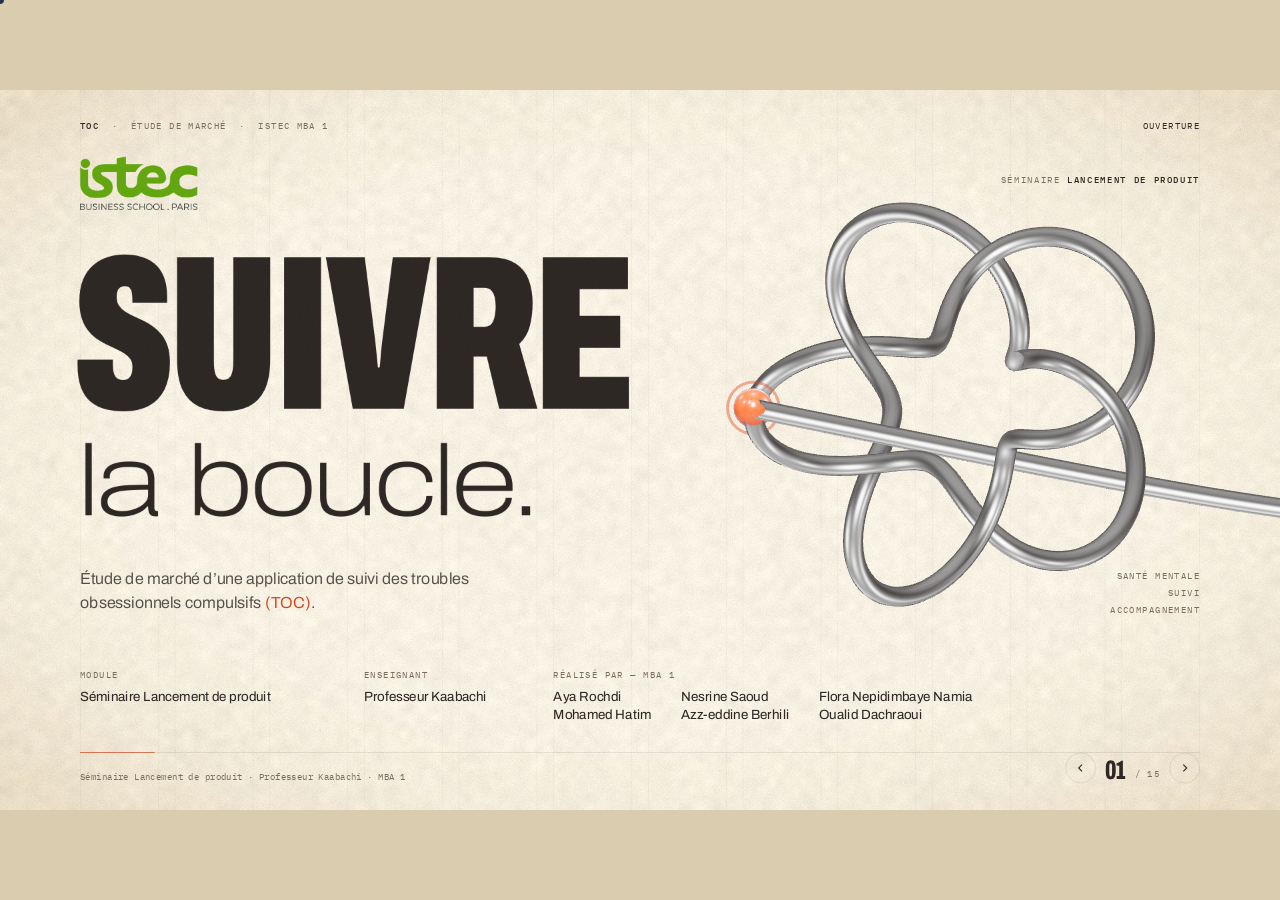
<file: index.html>
<!DOCTYPE html>
<html lang="fr">
<head>
<meta charset="utf-8">
<meta name="viewport" content="width=device-width,initial-scale=1">
<title>Suivre la boucle — Étude de marché TOC · ISTEC</title>
<meta name="description" content="Étude de marché d'une application de suivi des TOC. Séminaire Lancement de produit, ISTEC, MBA 1.">
<meta name="theme-color" content="#EFE6D2">
<link rel="icon" href="data:image/svg+xml,<svg xmlns='http://www.w3.org/2000/svg' viewBox='0 0 32 32'><rect width='32' height='32' rx='6' fill='%232B2622'/><path d='M5 20c5 0 6-11 11-11s4 9-1 9-3-7 3-7 5 5 9 5' fill='none' stroke='%23FBF1D6' stroke-width='2.4' stroke-linecap='round'/><circle cx='27' cy='16' r='2.6' fill='%23D4461F'/></svg>">
<link rel="preload" href="archivo.woff2" as="font" type="font/woff2" crossorigin>
<link rel="stylesheet" href="style.css?v=4">
</head>
<body>
<div id="ld"><i class="bar"></i><div class="lt"><b>Suivre la boucle</b><br>Étude de marché · Application de suivi des TOC</div><div class="ln" id="ldn">000</div></div>
<div id="cur"></div><div id="cur2"></div>

<div id="stage">
  <div class="cols"><i></i><i></i><i></i><i></i><i></i><i></i><i></i><i></i><i></i><i></i><i></i><i></i></div>
  <canvas id="gl"></canvas>

  <div class="hud t">
    <span><b>TOC</b>&nbsp;&nbsp;·&nbsp;&nbsp;Étude de marché&nbsp;&nbsp;·&nbsp;&nbsp;ISTEC MBA 1</span>
    <span id="sec">Ouverture</span>
  </div>

  <!-- 01 COVER -->
  <section class="slide" data-sec="Ouverture" data-src="Séminaire Lancement de produit · Professeur Kaabachi · MBA 1">
    <img class="a" src="logo-istec.png" alt="ISTEC Business School Paris" style="left:120px;top:100px;height:80px" data-f>
    <div class="a kick" style="right:120px;top:126px;text-align:right" data-f>Séminaire <b style="margin:0;color:var(--ink)">Lancement de produit</b></div>
    <h1 class="a cov1 sp" style="left:108px;top:236px">Suivre</h1>
    <div class="a cov2 sp" style="left:116px;top:520px">la boucle.</div>
    <div class="a p" style="left:120px;top:716px;width:700px;font-size:24px" data-f>Étude de marché d’une application de suivi des troubles obsessionnels compulsifs <span class="g">(TOC)</span>.</div>
    <div class="a" style="left:120px;top:868px" data-f><div class="lab" style="margin-bottom:12px">Module</div><div style="font-size:20px;font-weight:420">Séminaire Lancement de produit</div></div>
    <div class="a" style="left:546px;top:868px" data-f><div class="lab" style="margin-bottom:12px">Enseignant</div><div style="font-size:20px;font-weight:420">Professeur Kaabachi</div></div>
    <div class="a" style="left:830px;top:868px" data-f><div class="lab" style="margin-bottom:12px">Réalisé par — MBA 1</div>
      <div class="team"><span>Aya Rochdi</span><span>Nesrine Saoud</span><span>Flora Nepidimbaye Namia</span><span>Mohamed Hatim</span><span>Azz-eddine Berhili</span><span>Oualid Dachraoui</span></div></div>
    <div class="a lab" style="right:120px;top:716px;text-align:right;line-height:1.9" data-f>Santé mentale<br>Suivi<br>Accompagnement</div>
  </section>

  <!-- 02 POPULATION -->
  <section class="slide" data-sec="Population" data-src="Insee, population au 1er janvier 2026 · Ameli, « TOC : définition, formes, causes », juin 2026 · Calcul du groupe">
    <div class="a kick" style="left:120px;top:118px" data-f><b>02</b>Population concernée</div>
    <h2 class="a t1 sp" style="left:116px;top:156px">Combien de personnes ?</h2>
    <div class="a t2 sp" style="left:120px;top:266px">Environ 1,7 M tous âges, <em>1,4 M adultes.</em></div>

    <div class="a" style="left:120px;top:404px"><div class="n" style="font-size:300px"><span data-n="1.73" data-dec="2">1,73</span><u>M</u></div></div>
        <div class="a" style="left:1020px;top:430px"><div class="n g" style="font-size:300px"><span data-n="1.4" data-dec="1">1,4</span><u>M</u></div></div>

    <div class="a" style="left:120px;top:760px;width:700px" data-f><div class="p">personnes avec un TOC, <b>tous âges confondus</b></div><div class="m" style="margin-top:10px">69,08 M d’habitants × 2,5 % (milieu de la fourchette 2 à 3 %)<br>Fourchette : 1,38 M à 2,07 M</div></div>
    <div class="a" style="left:1020px;top:760px;width:760px" data-f><div class="p"><span class="g">≈</span> <b>adultes</b> (18 ans et plus) : la référence marché</div><div class="m" style="margin-top:10px">≈ 55 M d’adultes × 2,5 %<br>(≈ 80 % de la population : à vérifier sur l’Insee)</div></div>

    <div class="a" style="left:120px;top:880px;width:820px" data-f><div class="lab" style="margin-bottom:8px;color:var(--ink)">Pourquoi deux chiffres ?</div><div class="s">Le taux de 2 à 3 % s’applique à toute la population, enfants compris. L’application cible des adultes : la référence marché est ≈ 1,4 M. Le 1,7 M sert à montrer l’ampleur du problème.</div></div>
    <div class="a" style="left:1020px;top:892px" data-f><div class="ticks" id="ticks"></div><div class="m" style="margin-top:10px">2,5 % = une personne sur quarante</div></div>
  </section>

  <!-- 03 MARKET -->
  <section class="slide" data-sec="Taille de marché" data-src="IMARC Group 2025-2034 : projection d’un cabinet d’études, non vérifiée de façon indépendante ; 2026-2033 = extrapolation du groupe.">
    <div class="a kick" style="left:120px;top:118px" data-f><b>03</b>Taille de marché</div>
    <h2 class="a t1 sp" style="left:116px;top:156px">270 M$ et 103 M€</h2>
    <div class="a t2 sp" style="left:120px;top:266px">deux notions <em>différentes.</em></div>

    <div class="a" style="left:230px;top:560px;width:500px;text-align:center"><div class="lab" style="margin-bottom:16px" data-f>Marché actuel</div><div class="n" style="font-size:170px"><span data-n="270" data-dec="0">270</span><u>M$</u></div></div>
    <div class="a s" style="left:200px;top:920px;width:560px;text-align:center" data-f>CA de <b>toutes</b> les apps de santé mentale en France en 2025 (IMARC).</div>
    <div class="a" style="left:890px;top:640px;width:320px;text-align:center"><div class="lab" style="margin-bottom:12px" data-f>Plafond théorique</div><div class="n" style="font-size:96px"><span data-n="103" data-dec="0">103</span><u>M€</u></div></div>
    <div class="a s" style="left:860px;top:900px;width:380px;text-align:center" data-f>Tous les patients TOC payant 59,88 € par an. <b>Pas un marché existant.</b></div>

    <div class="a" style="left:1398px;top:400px;width:402px" data-f>
      <div class="lab g" style="margin-bottom:16px">Un point de vigilance</div>
      <div class="s" style="margin-bottom:26px">Le SAM de <b>26,4 M€</b> (≈ 30 M$) représenterait environ <b>11 %</b> de tout le marché français des apps de santé mentale, pour un seul trouble.</div>
      <div style="display:flex;gap:40px">
        <div><div class="sq" id="sq11"></div><div class="m" style="margin-top:12px">SAM · 11 %<br><span style="color:var(--ink)">peu plausible</span></div></div>
        <div><div class="sq" id="sq02"></div><div class="m" style="margin-top:12px">SOM · 0,53 M€<br><span class="g">≈ 0,2 % · crédible</span></div></div>
      </div>
      <div class="s" style="margin-top:24px">Nous le présentons comme un <b>potentiel</b>, pas comme un marché existant.</div>
    </div>
  </section>

  <!-- 04 SAM -->
  <section class="slide" data-sec="SAM" data-src="IFOP pour Fondation AESIO, oct. 2025 · Arcep 2026 (91 %) · Scénarios bas et haut : hypothèses du groupe.">
    <div class="a kick" style="left:120px;top:118px" data-f><b>04</b>SAM · marché adressable</div>
    <h2 class="a t1 sp" style="left:116px;top:156px">Trois scénarios</h2>
    <div class="a t2 sp" style="left:120px;top:266px">plutôt qu’un <em>seul chiffre.</em></div>

    <div class="a" style="left:120px;top:430px;width:620px">
      <div class="lab" style="color:var(--ink);margin-bottom:14px" data-f>Comment lire</div>
      <div class="p" data-f>Le <b>28 %</b> est le taux de personnes en détresse qui consultent (IFOP) : une approximation de la part des patients TOC suivis.</div>
      <div data-f style="margin-top:36px;padding:24px 0;border-top:1px solid var(--ink4);border-bottom:1px solid var(--ink4)">
        <div style="font-weight:500;font-variation-settings:'wdth' 75;font-size:46px;letter-spacing:-.02em;line-height:1.05">SAM = 1,73 M × % suivis × 91 %</div>
        <div class="m" style="margin-top:8px">91 % = part des Français équipés d’un smartphone</div>
      </div>
      <div class="p" style="margin-top:26px" data-f>Le scénario central, <b class="g">≈ 441 000</b>, reste notre base de calcul.</div>
    </div>
    <div class="a lab" style="left:900px;top:352px" data-f>SAM selon la part de patients suivis</div>
    <div class="a" style="left:900px;top:568px;width:220px;text-align:center"><div class="n" style="font-size:62px"><span data-n="315000" data-dec="0">315 000</span></div></div>
    <div class="a" style="left:1200px;top:466px;width:220px;text-align:center"><div class="n g" style="font-size:74px"><span data-n="441000" data-dec="0">441 000</span></div></div>
    <div class="a" style="left:1500px;top:432px;width:220px;text-align:center;display:none"></div>
    <div class="a" style="left:1500px;top:334px;width:220px;text-align:center"><div class="n" style="font-size:62px"><span data-n="630000" data-dec="0">630 000</span></div></div>
    <div class="a m" style="left:900px;top:922px;width:220px;text-align:center" data-f><span style="color:var(--ink)">Bas</span> · 20 % suivis</div>
    <div class="a m" style="left:1200px;top:922px;width:220px;text-align:center" data-f><span class="g">Central</span> · 28 % suivis</div>
    <div class="a m" style="left:1500px;top:922px;width:220px;text-align:center" data-f><span style="color:var(--ink)">Haut</span> · 40 % suivis</div>
  </section>

  <!-- 05 SOM -->
  <section class="slide" data-sec="SOM" data-src="Calculs du groupe : prix 59,88 € par an (4,99 € par mois). Taux de conversion : hypothèses non sourcées.">
    <div class="a kick" style="left:120px;top:118px" data-f><b>05</b>SOM · part conquise</div>
    <h2 class="a t1" style="left:116px;top:156px"><span class="sp">SOM :</span> <span class="strike sp" id="strike">8 800 abonnés payants</span></h2>
    <div class="a t2 sp" style="left:120px;top:266px">ne tiennent pas <em>en freemium.</em></div>

    <div class="a" style="left:120px;top:420px;width:760px">
      <div style="display:grid;grid-template-columns:150px 260px 1fr;padding-bottom:12px" data-f><div class="lab">Conversion</div><div class="lab">Utilisateurs nécessaires</div><div class="lab">Part du SAM</div></div>
      <div class="rows">
        <div style="display:grid;grid-template-columns:150px 260px 1fr;align-items:center;height:100px" data-f><div class="n" style="font-size:64px">5 %</div><div class="n" style="font-size:50px;font-weight:500;font-variation-settings:'wdth' 75">176 000</div><div><div class="track"><i data-w=".40"></i></div><div class="m" style="margin-top:8px">40 %</div></div></div>
        <div style="display:grid;grid-template-columns:150px 260px 1fr;align-items:center;height:100px" data-f><div class="n" style="font-size:64px">10 %</div><div class="n" style="font-size:50px;font-weight:500;font-variation-settings:'wdth' 75">88 000</div><div><div class="track"><i data-w=".20"></i></div><div class="m" style="margin-top:8px">20 %</div></div></div>
        <div style="display:grid;grid-template-columns:150px 260px 1fr;align-items:center;height:100px" data-f><div class="n" style="font-size:64px">20 %</div><div class="n" style="font-size:50px;font-weight:500;font-variation-settings:'wdth' 75">44 000</div><div><div class="track"><i data-w=".10"></i></div><div class="m" style="margin-top:8px">10 %</div></div></div>
      </div>
      <div class="p" style="margin-top:30px" data-f>Pour 8 800 abonnés payants sur une base SAM de 440 000, il faudrait 44 000 à 176 000 utilisateurs. <b>L’objectif actuel est donc irréaliste.</b></div>
    </div>

    <div class="a lab gold" style="left:1000px;top:346px;width:780px;text-align:center" data-f>Nouveau SOM à 3 ans</div>
    <div class="a" style="left:1000px;top:404px;width:780px;text-align:center" data-f><div class="m">Base · SAM</div><div class="n" style="font-size:60px;font-weight:500;font-variation-settings:'wdth' 75">440 000</div></div>
    <div class="a" style="left:1050px;top:550px;width:680px;text-align:center" data-f><div class="n" style="font-size:74px"><span data-n="8800" data-dec="0">8 800</span> <span style="font-size:.42em;font-weight:500;font-variation-settings:'wdth' 100">utilisateurs actifs</span></div><div class="m" style="margin-top:6px">= 2 % du SAM</div></div>
    <div class="a" style="left:1090px;top:684px;width:600px;text-align:center" data-f><div class="n g" style="font-size:66px">1 760 – 2 640</div><div class="m" style="margin-top:6px">abonnés payants · 20 à 30 % via prescription<br>(hypothèse à tester au pilote)</div></div>
    <div class="a" style="left:1140px;top:826px;width:500px;text-align:center" data-f><div class="n" style="font-size:56px">105 – 158 k€</div><div class="m" style="margin-top:4px;font-size:13.5px">CA annuel · ≈ 90 à 134 k€ après stores (15 %)</div></div>
  </section>

  <!-- 06 MODEL -->
  <section class="slide" data-sec="Modèle économique" data-src="Toutes les valeurs sont des hypothèses du groupe ; aucune n’est sourcée à ce stade. Les coûts doivent être remplacés par des devis réels.">
    <div class="a kick" style="left:120px;top:118px" data-f><b>06</b>Modèle économique</div>
    <h2 class="a t1 sp" style="left:116px;top:156px">Ce qu’on sait,</h2>
    <div class="a t2 sp" style="left:120px;top:266px">ce qu’on doit <em>mesurer.</em></div>

    <div class="a n" style="left:140px;top:452px;width:44px;text-align:center;font-size:42px" data-f>1</div>
    <div class="a n" style="left:700px;top:452px;width:44px;text-align:center;font-size:42px" data-f>2</div>
    <div class="a n" style="left:1260px;top:452px;width:44px;text-align:center;font-size:42px" data-f>3</div>
    <div class="a" style="left:232px;top:446px;font-size:36px;font-weight:600;font-variation-settings:'wdth' 112;letter-spacing:-.02em" data-f>Revenus</div>
    <div class="a" style="left:792px;top:446px;font-size:36px;font-weight:600;font-variation-settings:'wdth' 112;letter-spacing:-.02em" data-f>Coûts <span style="font-weight:250">à chiffrer</span></div>
    <div class="a" style="left:1352px;top:446px;font-size:36px;font-weight:600;font-variation-settings:'wdth' 112;letter-spacing:-.02em" data-f>À mesurer <span style="font-weight:250">au pilote</span></div>

    <div class="a" style="left:120px;top:570px;width:500px">
      <div data-f><div class="n g" style="font-size:150px">4,99<u>€</u></div><div class="m" style="margin:10px 0 28px">par mois · premium patient</div></div>
      <div class="p li" data-i="+" data-f>Licence B2B (mutuelles, employeurs) à partir de l’année 2</div>
      <div class="p li" data-i="+" data-f>Version gratuite pour les non-suivis et les prescripteurs</div>
    </div>
    <div class="a" style="left:680px;top:580px;width:500px">
      <div class="p li" data-i="—" data-f>Développement et maintenance</div>
      <div class="p li" data-i="—" data-f>Hébergement certifié HDS</div>
      <div class="p li" data-i="—" data-f>Avis juridique sur le statut de dispositif médical</div>
      <div class="p li" data-i="—" data-f>Support et commission des stores (15 %)</div>
    </div>
    <div class="a" style="left:1240px;top:580px;width:540px">
      <div class="p li" data-i="?" data-f>Taux de conversion gratuit → payant</div>
      <div class="p li" data-i="?" data-f>Rétention à 8 semaines</div>
      <div class="p li" data-i="?" data-f>Taux de partage des synthèses</div>
      <div class="p li" data-i="?" data-f>Coût d’acquisition (canal soignants)</div>
    </div>
    <div class="a s" style="left:680px;top:900px;width:1100px;color:var(--ink3)" data-f>Toutes ces valeurs sont des hypothèses du groupe. Les coûts doivent être remplacés par des devis réels.</div>
  </section>

  <!-- 07 BREAKEVEN -->
  <section class="slide" data-sec="Seuil de rentabilité" data-src="Calculs du groupe. Hypothèses : coûts fixes de 150 000 € par an, commission des stores de 15 % (programme petites entreprises, à vérifier).">
    <div class="a kick" style="left:120px;top:118px" data-f><b>07</b>Seuil de rentabilité</div>
    <h2 class="a t1 sp" style="left:116px;top:156px">L’exemple ne suffit pas</h2>
    <div class="a t2 sp" style="left:120px;top:266px">objectif <em>vs seuil de rentabilité.</em></div>

    <div class="a" style="left:120px;top:420px;width:680px">
      <div class="lab" style="color:var(--ink)" data-f>Le calcul</div>
      <div class="p" style="margin-top:12px" data-f>Seuil = coûts fixes ÷ revenu net par abonné</div>
      <div style="font-weight:500;font-variation-settings:'wdth' 75;font-size:58px;letter-spacing:-.02em;margin-top:26px" data-f>150 000 € ÷ 50,9 €</div>
      <div class="m" style="margin-top:6px" data-f>50,9 € = 59,88 € − 15 % de commission</div>
      <div class="lab g" style="margin-top:30px" data-f>≈ environ</div>
      <div class="n g" style="font-size:170px;margin-top:6px"><span data-n="2950" data-dec="0">2 950</span></div>
      <div class="p" style="margin-top:10px" data-f>abonnés payants nécessaires. Les 150 000 € sont un <b>exemple illustratif</b>, pas un devis.</div>
    </div>
    <div class="a p" style="left:120px;top:932px;width:700px;color:var(--ink)" data-f>→ À ces chiffres, <b class="g">le B2B ou des coûts réduits</b> deviennent nécessaires.</div>

    <div class="a" style="left:900px;top:626px;width:220px;text-align:center"><div class="n" style="font-size:58px"><span data-n="1760" data-dec="0">1 760</span></div></div>
    <div class="a" style="left:1200px;top:480px;width:220px;text-align:center"><div class="n" style="font-size:58px"><span data-n="2640" data-dec="0">2 640</span></div></div>
    <div class="a" style="left:1520px;top:326px;width:220px;text-align:center"><div class="n g" style="font-size:62px"><span data-n="2947" data-dec="0">2 947</span></div></div>
    <div class="a" id="thr" style="left:880px;top:408px;width:640px;height:0;border-top:2px dashed var(--g);transform-origin:100% 50%"></div>
    <div class="a m g" style="left:1430px;top:418px;font-size:13px" data-f>− 307</div>
    <div class="a m" style="left:900px;top:922px;width:220px;text-align:center" data-f>Scénario bas (20 %)</div>
    <div class="a m" style="left:1200px;top:922px;width:220px;text-align:center" data-f>Scénario haut (30 %)</div>
    <div class="a m g" style="left:1520px;top:922px;width:220px;text-align:center" data-f>Seuil de rentabilité</div>
    <div class="a lab" style="right:120px;top:400px;display:none"></div>
  </section>

  <!-- 08 SOURCES -->
  <section class="slide" data-sec="Contrôle des sources" data-src="Cliquez sur une ligne pour la cocher une fois la source contrôlée.">
    <div class="a kick" style="left:120px;top:118px" data-f><b>08</b>Liste de contrôle</div>
    <h2 class="a t1 sp" style="left:116px;top:156px">Avant le rendu</h2>
    <div class="a t2 sp" style="left:120px;top:266px">sources à contrôler <em>une par une.</em></div>
    <div class="a" style="right:120px;top:250px;text-align:right" data-f><span class="n" style="font-size:96px" id="ckc">0</span><span class="n" style="font-size:40px;color:var(--ink3)"> / 6</span><div class="lab" style="margin-top:8px">contrôlées</div></div>

    <div class="a lab" style="left:200px;top:378px" data-f>Chiffre</div>
    <div class="a lab" style="left:800px;top:378px" data-f>Source</div>
    <div class="a lab" style="left:1220px;top:378px" data-f>Point de vigilance</div>
    <div class="crow" style="top:410px" data-f><svg class="ck" viewBox="0 0 36 36"><path d="M7 19l7 7 16-18"/></svg>
      <div class="a c1" style="left:80px;top:24px;width:560px;font-size:27px;font-weight:420"><b style="font-weight:700">24,7 Md€</b> de coût des troubles psychiques</div>
      <div class="a m" style="left:680px;top:30px">Asterès, via ConsoGlobe</div><div class="a s" style="left:1100px;top:28px;width:560px">Source secondaire, données 2022</div></div>
    <div class="crow" style="top:498px" data-f><svg class="ck" viewBox="0 0 36 36"><path d="M7 19l7 7 16-18"/></svg>
      <div class="a c1" style="left:80px;top:24px;width:560px;font-size:27px;font-weight:420"><b style="font-weight:700">270 M$</b> puis 880 M$ en 2034</div>
      <div class="a m" style="left:680px;top:30px">IMARC</div><div class="a s" style="left:1100px;top:28px;width:560px">Projection d’un cabinet d’études</div></div>
    <div class="crow" style="top:586px" data-f><svg class="ck" viewBox="0 0 36 36"><path d="M7 19l7 7 16-18"/></svg>
      <div class="a c1" style="left:80px;top:24px;width:580px;font-size:27px;font-weight:420"><b style="font-weight:700">28 %</b> des personnes en détresse qui consultent</div>
      <div class="a m" style="left:680px;top:30px">IFOP / AESIO</div><div class="a s" style="left:1100px;top:28px;width:560px">Approximation du taux de patients TOC suivis</div></div>
    <div class="crow" style="top:674px" data-f><svg class="ck" viewBox="0 0 36 36"><path d="M7 19l7 7 16-18"/></svg>
      <div class="a c1" style="left:80px;top:24px;width:560px;font-size:27px;font-weight:420"><b style="font-weight:700">79 M$</b> levés par NOCD</div>
      <div class="a m" style="left:680px;top:30px">BuiltIn, Kaiser Permanente Ventures</div><div class="a s" style="left:1100px;top:28px;width:560px">Additionner les trois levées (12 + 33 + 34)</div></div>
    <div class="crow" style="top:762px" data-f><svg class="ck" viewBox="0 0 36 36"><path d="M7 19l7 7 16-18"/></svg>
      <div class="a c1" style="left:80px;top:24px;width:560px;font-size:27px;font-weight:420">Prix <b style="font-weight:700">Calm, Petit BamBou, Headspace</b></div>
      <div class="a m" style="left:680px;top:30px">Spliiit 2025</div><div class="a s" style="left:1100px;top:28px;width:560px">Hors promotions, à revérifier</div></div>
    <div class="crow" style="top:850px" data-f><svg class="ck" viewBox="0 0 36 36"><path d="M7 19l7 7 16-18"/></svg>
      <div class="a c1" style="left:80px;top:24px;width:560px;font-size:27px;font-weight:420"><b style="font-weight:700">24 700</b> psychologues libéraux</div>
      <div class="a m" style="left:680px;top:30px">ARS CVL, RPPS oct. 2024</div><div class="a s" style="left:1100px;top:28px;width:560px">35 % de 75 000 = 26 250 : à réconcilier</div></div>
  </section>

  <!-- 09 PESTEL -->
  <section class="slide" data-sec="PESTEL" data-src="Étude de marché du groupe · Complément au dossier">
    <div class="a kick" style="left:120px;top:118px" data-f><b>09</b>Environnement externe</div>
    <h2 class="a t1 sp" style="left:116px;top:156px">Analyse PESTEL</h2>
    <div class="a t2 sp" style="left:120px;top:266px">quatre facteurs clés, <em>marché français.</em></div>
    <div class="cell" style="left:120px;top:372px;width:840px" data-f><span class="L g">P</span><div class="nm">Politique</div><div class="s">La santé mentale a été désignée grande cause nationale en 2025, et le numérique en santé est un axe structurant des politiques publiques (Mon espace santé, feuille de route du numérique en santé). Face aux difficultés d’accès aux soins spécialisés, les outils complémentaires sont de plus en plus encouragés.</div><div class="wt">À surveiller : financements publics et critères de référencement.</div></div>
    <div class="cell" style="left:960px;top:372px;width:840px" data-f><span class="L gr">E</span><div class="nm">Économique</div><div class="s">Le prix freemium / premium doit rester accessible. Le modèle dépendra du coût de développement, de la cybersécurité, de l’hébergement et de l’acquisition.</div><div class="wt">Le B2B (mutuelles, employeurs) peut diversifier les revenus.</div></div>
    <div class="cell" style="left:120px;top:681px;width:840px" data-f><span class="L g">S</span><div class="nm">Socioculturel</div><div class="s">Les TOC peuvent être associés à la honte, à l’isolement et à une difficulté à parler des symptômes. Un outil discret peut faciliter l’auto-observation.</div><div class="wt">Attention à ne pas renforcer la recherche de réassurance ou les rituels.</div></div>
    <div class="cell" style="left:960px;top:681px;width:840px" data-f><span class="L gr">L</span><div class="nm">Légal</div><div class="s">Données de santé : RGPD, minimisation, information et sécurité. Selon la finalité revendiquée, le logiciel peut relever du règlement sur les dispositifs médicaux. Hébergement HDS à examiner selon le rôle de l’acteur.</div><div class="wt">Faire qualifier le statut réglementaire avant commercialisation.</div></div>
  </section>

  <!-- 10 COMPETITION -->
  <section class="slide" data-sec="Concurrence" data-src="Étude de marché du groupe · Complément au dossier · Ameli (Mon journal mental)">
    <div class="a kick" style="left:120px;top:118px" data-f><b>10</b>Concurrence</div>
    <h2 class="a t1 sp" style="left:116px;top:156px">Qui est déjà là ?</h2>
    <div class="a t2 sp" style="left:120px;top:266px">apps spécialisées TOC <em>et outils généralistes.</em></div>
    <div class="a lab" style="left:140px;top:352px" data-f>Solution</div><div class="a lab" style="left:500px;top:352px" data-f>Positionnement</div><div class="a lab" style="left:850px;top:352px" data-f>Fonctionnalités visibles</div><div class="a lab" style="left:1330px;top:352px" data-f>Limite / angle distinctif</div>
    <div class="a" style="left:0;top:380px;width:1920px;height:104px" data-f><div class="a" style="left:140px;top:18px;font-size:34px;font-weight:650;font-variation-settings:'wdth' 90;letter-spacing:-.02em">NOCD</div><div class="a" style="left:140px;top:64px"><span class="tag">Directe · internationale</span></div><div class="a s" style="left:500px;top:20px;width:320px">Plateforme de soins spécialisée TOC</div><div class="a s" style="left:850px;top:20px;width:450px">Téléconsultations avec thérapeutes formés à l’ERP, outils et échanges entre séances</div><div class="a s" style="left:1330px;top:20px;width:450px;color:var(--ink)">Centrée sur l’accès aux soins ; modèle et disponibilité en France à vérifier</div></div>
    <div class="a" style="left:0;top:484px;width:1920px;height:104px" data-f><div class="a" style="left:140px;top:18px;font-size:34px;font-weight:650;font-variation-settings:'wdth' 90;letter-spacing:-.02em">Ocetra</div><div class="a" style="left:140px;top:64px"><span class="tag">Directe</span></div><div class="a s" style="left:500px;top:20px;width:320px">Journal de suivi TOC (OCD Tracker Journal)</div><div class="a s" style="left:850px;top:20px;width:450px">Obsessions, compulsions, déclencheurs, anxiété, objectifs ERP, export de journaux</div><div class="a s" style="left:1330px;top:20px;width:450px;color:var(--ink)">Concurrent proche ; se différencier sur l’usage professionnel et le marché français</div></div>
    <div class="a" style="left:0;top:588px;width:1920px;height:104px" data-f><div class="a" style="left:140px;top:18px;font-size:34px;font-weight:650;font-variation-settings:'wdth' 90;letter-spacing:-.02em">ZenOCD</div><div class="a" style="left:140px;top:64px"><span class="tag">Directe</span></div><div class="a s" style="left:500px;top:20px;width:320px">Compagnon d’auto-assistance TOC</div><div class="a s" style="left:850px;top:20px;width:450px">Exercices TCC / ERP / ACT, journal, suivi d’humeur, contenus guidés</div><div class="a s" style="left:1330px;top:20px;width:450px;color:var(--ink)">Approche par exercices ; validation clinique et modèle de données à vérifier</div></div>
    <div class="a" style="left:0;top:692px;width:1920px;height:104px" data-f><div class="a" style="left:140px;top:18px;font-size:34px;font-weight:650;font-variation-settings:'wdth' 90;letter-spacing:-.02em">Mon journal mental</div><div class="a" style="left:140px;top:64px"><span class="tag">Indirecte</span></div><div class="a s" style="left:500px;top:20px;width:320px">Suivi général de santé mentale (Assurance Maladie)</div><div class="a s" style="left:850px;top:20px;width:450px">Auto-observation quotidienne, indicateurs et objectifs personnalisés</div><div class="a s" style="left:1330px;top:20px;width:450px;color:var(--ink)">Généraliste, non centré sur le TOC ; données stockées sur le téléphone</div></div>
    <div class="a" style="left:0;top:796px;width:1920px;height:104px" data-f><div class="a" style="left:140px;top:18px;font-size:34px;font-weight:650;font-variation-settings:'wdth' 90;letter-spacing:-.02em">Papier, tableur</div><div class="a" style="left:140px;top:64px"><span class="tag">Substitut</span></div><div class="a s" style="left:500px;top:20px;width:320px">Outil non numérique ou artisanal</div><div class="a s" style="left:850px;top:20px;width:450px">Notes de séance, relevés de symptômes, exercices convenus avec le thérapeute</div><div class="a s" style="left:1330px;top:20px;width:450px;color:var(--ink)">Peu automatisé, mais simple et ancré dans les habitudes</div></div>
    <div class="a p" style="left:140px;top:930px;width:1640px;color:var(--ink)" data-f><span class="lab g" style="margin-right:18px">Notre angle</span>Suivi quotidien des rituels et de leur impact + <b>synthèse partageable</b>, sous le contrôle du patient, sans se substituer au soin.</div>
  </section>

  <!-- 11 SEGMENTATION -->
  <section class="slide" data-sec="Segmentation" data-src="Étude de marché du groupe · Complément au dossier">
    <div class="a kick" style="left:120px;top:118px" data-f><b>11</b>Segmentation</div>
    <h2 class="a t1 sp" style="left:116px;top:156px">Utilise, prescrit, paie</h2>
    <div class="a t2 sp" style="left:120px;top:266px">bénéficiaire, prescripteur <em>et payeur.</em></div>
    <div class="a" style="left:150px;top:426px;width:360px" data-f><div style="display:flex;justify-content:space-between;align-items:flex-start"><div class="n g" style="font-size:100px">01</div><span class="tag on">Cible prioritaire</span></div><div class="lab" style="margin:20px 0 8px">Bénéficiaire</div><div style="font-size:30px;font-weight:600;font-variation-settings:'wdth' 100;letter-spacing:-.02em;line-height:1.08;margin-bottom:12px">Patients adultes suivis</div><div class="s">TOC accompagné par un psychologue ou un psychiatre.</div><div class="s" style="margin-top:10px;color:var(--ink)">Repérer les déclencheurs, consigner les rituels, observer l’évolution, préparer les séances.</div></div>
    <div class="a" style="left:580px;top:426px;width:360px" data-f><div class="n" style="font-size:100px">02</div><div class="lab" style="margin:20px 0 8px">Bénéficiaire</div><div style="font-size:30px;font-weight:600;letter-spacing:-.02em;line-height:1.08;margin-bottom:12px">Patients en attente ou non suivis</div><div class="s">Mieux décrire leurs difficultés, préparer une consultation.</div><div class="s" style="margin-top:10px;color:var(--ink)">Simple, pédagogique, non stigmatisant ; orientation vers un professionnel.</div></div>
    <div class="a" style="left:1000px;top:426px;width:360px" data-f><div class="n" style="font-size:100px">03</div><div class="lab" style="margin:20px 0 8px">Prescripteur</div><div style="font-size:30px;font-weight:600;letter-spacing:-.02em;line-height:1.08;margin-bottom:12px">Professionnels de santé</div><div class="s">Psychologues, psychiatres, équipes TOC / TCC.</div><div class="s" style="margin-top:10px;color:var(--ink)">Synthèses lisibles, partage choisi par le patient, gain de temps.</div></div>
    <div class="a" style="left:1420px;top:426px;width:360px" data-f><div class="n" style="font-size:100px">04</div><div class="lab" style="margin:20px 0 8px">Payeur</div><div style="font-size:30px;font-weight:600;letter-spacing:-.02em;line-height:1.08;margin-bottom:12px">Partenaires B2B</div><div class="s">Mutuelles, prévention, établissements, éventuellement employeurs.</div><div class="s" style="margin-top:10px;color:var(--ink)">Fiabilité, confidentialité claire, indicateurs agrégés, preuve d’utilité.</div></div>
    <div class="a p" style="left:140px;top:936px;width:1640px;color:var(--ink)" data-f><span class="lab g" style="margin-right:18px">Ciblage proposé</span>Démarrer avec des adultes diagnostiqués et déjà suivis, avec des professionnels volontaires : on mesure l’utilité et on limite le risque d’un usage isolé.</div>
  </section>

  <!-- 12 INTERVIEW -->
  <section class="slide" data-sec="Étude qualitative" data-src="Exigence du rendu : joindre un enregistrement audio ou vidéo de l’entretien.">
    <div class="a kick" style="left:120px;top:118px" data-f><b>12</b>Étude qualitative</div>
    <h2 class="a t1 sp" style="left:116px;top:156px">L’entretien pro</h2>
    <div class="a t2 sp" style="left:120px;top:266px">à réaliser, <em>enregistré.</em></div>
    <div class="a" style="left:120px;top:400px;width:640px">
      <div data-f><div class="lab g">Profil à solliciter</div><div class="s" style="margin:8px 0 26px">Psychologue ou psychiatre expérimenté dans la prise en charge des TOC, idéalement formé à la TCC et à l’exposition avec prévention de la réponse (EPR).</div></div>
      <div data-f><div class="lab g">Format conseillé</div><div class="s" style="margin:8px 0 26px">Semi-directif, <b>15 à 25 minutes</b>, enregistré avec accord explicite. Projet présenté, propos anonymisés, fichier conservé de façon sécurisée.</div></div>
      <div data-f><div class="lab g">Objectif</div><div class="s" style="margin-top:8px">Besoins de suivi entre les séances, limites des outils actuels, conditions d’acceptabilité, précautions cliniques et réglementaires.</div></div>
    </div>
    <div class="a rec" style="left:120px;top:854px" data-f><i></i>REC&nbsp;&nbsp;<span id="rect">00:00</span>&nbsp;/&nbsp;15–25 min</div>
    <div class="a" style="left:860px;top:400px;width:920px">
      <div class="lab" style="color:var(--ink);margin-bottom:20px" data-f>Guide d’entretien — questions ouvertes</div>
      <div class="s li" data-i="01" data-f style="font-size:20px;margin-bottom:14px">Quelles difficultés de suivi quotidien rencontrez-vous le plus souvent chez les patients présentant un TOC ?</div>
      <div class="s li" data-i="02" data-f style="font-size:20px;margin-bottom:14px">Comment consignent-ils aujourd’hui obsessions, compulsions, déclencheurs et retentissements ?</div>
      <div class="s li" data-i="03" data-f style="font-size:20px;margin-bottom:14px">Quelles informations seraient réellement utiles entre deux consultations ?</div>
      <div class="s li" data-i="04" data-f style="font-size:20px;margin-bottom:14px">Dans quelles conditions une synthèse produite par une application serait-elle utile en séance ?</div>
      <div class="s li" data-i="05" data-f style="font-size:20px;margin-bottom:14px">Quels risques voyez-vous : surveillance excessive, réassurance, rituels, anxiété, confidentialité ?</div>
      <div class="s li" data-i="06" data-f style="font-size:20px;margin-bottom:14px">Quelles fonctionnalités seraient indispensables, inutiles ou à éviter ?</div>
      <div class="s li" data-i="07" data-f style="font-size:20px;margin-bottom:14px">À quelles conditions recommanderiez-vous ou testeriez-vous cet outil ?</div>
    </div>
    <div class="a dash m" style="left:860px;top:916px;width:920px;font-size:13.5px;line-height:1.5" data-f><span class="g">À compléter</span> · nom et fonction du professionnel (avec accord), date, durée, consentement à l’enregistrement, lien vers le fichier audio ou vidéo.</div>
  </section>


  <!-- 13 O / M -->
  <section class="slide" data-sec="Diagnostic externe" data-src="Synthèse des facteurs du marché qui peuvent favoriser ou freiner le projet.">
    <div class="a kick" style="left:120px;top:118px" data-f><b>13</b>Diagnostic externe</div>
    <h2 class="a t1 sp" style="left:116px;top:156px">Ce qui porte,</h2>
    <div class="a t2 sp" style="left:120px;top:266px">ce qui <em>freine.</em></div>
    <div class="a" style="left:120px;top:392px;display:flex;align-items:baseline;gap:20px" data-f><span class="n green" style="font-size:72px">↑</span><span style="font-size:46px;font-weight:600;font-variation-settings:'wdth' 112;letter-spacing:-.03em">Opportunités</span><span class="m">05</span></div>
    <div class="a" style="left:1000px;top:392px;display:flex;align-items:baseline;gap:20px" data-f><span class="n" style="font-size:72px">↓</span><span style="font-size:46px;font-weight:600;font-variation-settings:'wdth' 112;letter-spacing:-.03em">Menaces</span><span class="m">05</span></div>
    <div class="a" style="left:120px;top:500px;width:790px">
      <div class="s li gr" data-i="O1" data-f>Besoin d’outils de suivi entre les consultations, cohérent avec l’auto-observation utilisée en TCC.</div>
      <div class="s li gr" data-i="O2" data-f>Des relevés plus structurés pour aider les professionnels à préparer les séances.</div>
      <div class="s li gr" data-i="O3" data-f>Usages numériques en santé en développement, familiarité avec les applications mobiles.</div>
      <div class="s li gr" data-i="O4" data-f>Positionnement spécialisé TOC, en complément des outils généralistes.</div>
      <div class="s li gr" data-i="O5" data-f>Partenariats possibles avec professionnels, associations et acteurs de prévention.</div>
    </div>
    <div class="a" style="left:1000px;top:500px;width:800px">
      <div class="s li" data-i="M1" data-f>Concurrence déjà présente : apps de suivi TOC, auto-assistance, outils généralistes.</div>
      <div class="s li" data-i="M2" data-f>Données très sensibles : exigences fortes de sécurité, de confidentialité et de confiance.</div>
      <div class="s li" data-i="M3" data-f>Risque clinique d’un usage inadapté : réassurance ou surveillance excessive.</div>
      <div class="s li" data-i="M4" data-f>Incertitude réglementaire : qualification possible en dispositif médical.</div>
      <div class="s li" data-i="M5" data-f>Difficulté à faire payer et à démontrer la valeur face aux solutions gratuites.</div>
    </div>
    <div class="a p" style="left:120px;top:940px;width:1680px;color:var(--ink)" data-f><span class="lab g" style="margin-right:18px">Enjeu stratégique</span>Démontrer l’utilité clinique et l’acceptabilité par un <b>pilote encadré</b>, avant d’élargir la commercialisation.</div>
  </section>

  <!-- 14 SWOT -->
  <section class="slide" data-sec="SWOT" data-src="Étude de marché du groupe ; CNIL, « Applications mobiles en santé et protection des données personnelles ».">
    <div class="a kick" style="left:120px;top:118px" data-f><b>14</b>Synthèse</div>
    <h2 class="a t1 sp" style="left:116px;top:156px">Matrice SWOT</h2>
    <div class="a t2 sp" style="left:120px;top:266px">diagnostic interne <em>et externe.</em></div>
    <div class="q s1" style="left:120px;top:356px" data-f><span class="W">S</span><div class="nm">Forces</div><ul><li>Positionnement spécialisé sur le suivi quotidien des TOC.</li><li>Obsessions, compulsions, déclencheurs, retentissement au quotidien.</li><li>Synthèse partageable avec le professionnel, à l’initiative du patient.</li><li>Un complément au suivi, sans se substituer au diagnostic ni à la thérapie.</li></ul></div>
    <div class="q s2" style="left:960px;top:356px" data-f><span class="W">W</span><div class="nm">Faiblesses</div><ul><li>Projet au stade de conception : utilité à confirmer par un pilote.</li><li>Pas encore de résultats d’entretien ni de validation clinique documentée.</li><li>Développement, maintenance, hébergement et support à chiffrer.</li><li>Conversion, rétention et coût d’acquisition restent des hypothèses.</li></ul></div>
    <div class="q s3" style="left:120px;top:671px" data-f><span class="W">O</span><div class="nm">Opportunités</div><ul><li>Besoin d’outils de suivi entre les consultations, cohérent avec la TCC.</li><li>Données structurées pour aider à préparer les séances.</li><li>Familiarité croissante avec les usages numériques en santé.</li><li>Partenariats avec professionnels, associations et prévention.</li></ul></div>
    <div class="q s4" style="left:960px;top:671px" data-f><span class="W">T</span><div class="nm">Menaces</div><ul><li>Concurrence des apps spécialisées TOC et des outils généralistes.</li><li>Exigences élevées de confidentialité et de sécurité des données de santé.</li><li>Risque d’usage inadapté : réassurance ou surveillance excessive.</li><li>Statut réglementaire incertain ; difficulté à faire payer l’utilisateur.</li></ul></div>
  </section>

  <!-- 15 MERCI -->
  <section class="slide" data-sec="Et maintenant" data-src="ISTEC · Séminaire Lancement de produit · MBA 1 · Professeur Kaabachi">
    <div class="a kick" style="left:120px;top:118px" data-f><b>15</b>Et maintenant</div>
    <h2 class="a cov1 sp" style="left:108px;top:170px;mix-blend-mode:normal">Merci.</h2>
    <div class="a t2 sp" style="left:120px;top:448px">Nous sommes prêts <em>pour vos questions.</em></div>
    <div class="a" style="left:270px;top:760px;width:380px" data-f><div class="lab g">Étape 01</div><div style="font-size:28px;font-weight:600;letter-spacing:-.02em;margin-top:10px;line-height:1.12">Réaliser l’entretien professionnel</div></div>
    <div class="a" style="left:830px;top:760px;width:400px" data-f><div class="lab g">Étape 02</div><div style="font-size:28px;font-weight:600;letter-spacing:-.02em;margin-top:10px;line-height:1.12">Lancer un pilote avec des professionnels volontaires</div></div>
    <div class="a" style="left:1390px;top:760px;width:400px" data-f><div class="lab g">Étape 03</div><div style="font-size:28px;font-weight:600;letter-spacing:-.02em;margin-top:10px;line-height:1.12">Mesurer conversion et rétention avant de se développer</div></div>
    <div class="a m" style="left:120px;top:910px;width:1680px;display:flex;justify-content:space-between;color:var(--ink2)" data-f><span>Aya Rochdi</span><span>Nesrine Saoud</span><span>Flora Nepidimbaye Namia</span><span>Mohamed Hatim</span><span>Azz-eddine Berhili</span><span>Oualid Dachraoui</span></div>
    <div class="a lab" style="right:120px;top:540px;text-align:right;line-height:1.9" data-f>Au départ, un nœud.<br><span class="g">À l’arrivée, un fil.</span></div>
  </section>

  <div class="prog"><i id="pg"></i></div>
  <div class="hud b">
    <span id="src"></span>
    <span class="idx">
      <button class="nb" id="prev" aria-label="Précédent"><svg viewBox="0 0 16 16"><path d="M10 3L5 8l5 5" fill="none" stroke="currentColor" stroke-width="1.6"/></svg></button>
      <span class="roll" id="roll"><span>01</span></span><small>/ 15</small>
      <button class="nb" id="next" aria-label="Suivant"><svg viewBox="0 0 16 16"><path d="M6 3l5 5-5 5" fill="none" stroke="currentColor" stroke-width="1.6"/></svg></button>
    </span>
  </div>
  <div class="grain"></div>
</div>

<aside id="notes" aria-label="Texte à dire">
  <div class="nk"><span>Texte à dire</span><span>N pour fermer</span></div>
  <div class="nt" id="nt"></div><div class="nd" id="nd"></div><div class="nb" id="nb"></div>
  <div style="display:flex;justify-content:space-between;align-items:flex-end"><div><div class="nk">Temps écoulé</div><div class="timer" id="timer">00:00</div></div><div class="nk" style="text-align:right">Cible<br><span style="color:var(--ink)">15 – 17 min</span></div></div>
  <div class="help">← → / espace : naviguer · N : notes · F : plein écran · T : remettre le chrono à zéro</div>
</aside>
<div id="hint"><kbd>←</kbd><kbd>→</kbd> naviguer &nbsp;·&nbsp; <kbd>N</kbd> texte à dire &nbsp;·&nbsp; <kbd>F</kbd> plein écran</div>

<script src="gsap.min.js?v=4"></script>
<script src="notes.js?v=4"></script>
<script src="app.min.js?v=4"></script>
</body>
</html>
</file>
<file: style.css>
/*
VOICE   clinical, calm, confident — a product launch film, not a school deck
IDEA    one physical cable (the loop) that is pulled into the shape of each finding
PICTURE the lit WebGL cable: knot → ellipse → bars → funnel → threshold → waveform → straight line
COLOUR  warm black, bone, one ISTEC green per slide
TYPE    Archivo variable only: compressed heavy titles vs expanded light subtitles; Plex Mono labels
*/
@font-face{font-family:"Archivo";src:url(archivo.woff2) format("woff2");font-weight:100 900;font-stretch:62% 125%;font-display:block}
@font-face{font-family:"Plex";src:url(plex-400.woff2) format("woff2");font-weight:400;font-display:block}
@font-face{font-family:"Plex";src:url(plex-500.woff2) format("woff2");font-weight:500;font-display:block}

:root{
  --bg:#EFE6D2;--bg2:#E4D6B8;
  --ink:#2B2622;--ink2:rgba(43,38,34,.80);--ink3:#7A6B5D;--ink4:rgba(43,38,34,.14);--cream:#FBF1D6;
  --g:#D4461F;--g2:rgba(212,70,31,.14);--green:#3E8E5E;--gold:#5B4630;--mustard:#F5B82E;--sand:#DCCDAE;
  --f:"Archivo","Helvetica Neue",Arial,sans-serif;--m:"Plex",ui-monospace,monospace;
}
*{box-sizing:border-box;margin:0;padding:0}
html,body{height:100%;background:#D9CCAF;overflow:hidden;color:var(--ink);cursor:none}
body{font-family:var(--f);-webkit-font-smoothing:antialiased;font-variation-settings:"wdth" 100}
@media (hover:none){html,body{cursor:auto}#cur,#cur2{display:none}}

#stage{position:absolute;left:0;top:0;width:1920px;height:1080px;transform-origin:0 0;overflow:hidden;
  background:#EFE6D2 url(bg.jpg) center/cover no-repeat}
.cols{position:absolute;inset:0 120px;display:grid;grid-template-columns:repeat(12,1fr);column-gap:24px;pointer-events:none}
.cols i{border-left:1px solid rgba(43,38,34,.035);border-right:1px solid rgba(43,38,34,.035)}
#gl{position:absolute;left:0;top:0;width:1920px;height:1080px;z-index:2}
.grain{position:absolute;inset:-50%;z-index:9;pointer-events:none;opacity:.035;
  background-image:url("data:image/svg+xml;utf8,<svg xmlns='http://www.w3.org/2000/svg' width='240' height='240'><filter id='n'><feTurbulence type='fractalNoise' baseFrequency='.9' numOctaves='2' stitchTiles='stitch'/></filter><rect width='100%' height='100%' filter='url(%23n)'/></svg>");
  animation:grain 1s steps(6) infinite}
@keyframes grain{0%{transform:translate(0,0)}20%{transform:translate(-4%,3%)}40%{transform:translate(3%,-5%)}60%{transform:translate(-6%,-2%)}80%{transform:translate(5%,4%)}100%{transform:translate(0,0)}}

/* HUD */
.hud{position:absolute;left:120px;right:120px;z-index:8;display:flex;justify-content:space-between;align-items:center;font-family:var(--m);font-size:13px;letter-spacing:.12em;text-transform:uppercase;color:var(--ink3);pointer-events:none}
.hud.t{top:46px}.hud.b{bottom:40px;align-items:flex-end}
.hud b{color:var(--ink);font-weight:500}
#sec{color:var(--ink)}
.prog{position:absolute;left:120px;right:120px;bottom:86px;height:1px;background:var(--ink4);z-index:8}
.prog i{position:absolute;left:0;top:0;bottom:0;background:var(--g);width:0;transition:width .9s cubic-bezier(.7,0,.2,1)}
.idx{display:flex;align-items:flex-end;gap:14px;pointer-events:auto}
.roll{display:inline-block;height:40px;overflow:hidden;font-family:var(--f);font-variation-settings:"wdth" 62;font-weight:800;font-size:40px;line-height:40px;color:var(--ink);letter-spacing:-.01em}
.roll span{display:block}
.idx small{font-family:var(--m);font-size:13px;color:var(--ink3);padding-bottom:5px}
.nb{pointer-events:auto;cursor:none;background:none;border:1px solid var(--ink4);width:46px;height:46px;border-radius:50%;color:var(--ink);display:grid;place-items:center;transition:background .25s,color .25s,border-color .25s}
.nb:hover{background:var(--ink);color:var(--cream);border-color:var(--ink)}
.nb svg{width:16px;height:16px}
#src{max-width:1180px;text-transform:none;letter-spacing:.01em;font-size:13px;line-height:1.5;color:var(--ink3)}

/* slides */
.slide{position:absolute;inset:0;z-index:5;visibility:hidden}
.slide.on{visibility:visible}
.a{position:absolute}
.lab{font-family:var(--m);font-size:13.5px;letter-spacing:.12em;text-transform:uppercase;color:var(--ink3)}
.lab.g{color:var(--g)}
.kick{font-family:var(--m);font-size:14px;letter-spacing:.14em;text-transform:uppercase;color:var(--ink3)}
.kick b{color:var(--g);font-weight:500;margin-right:14px}
.t1{font-weight:820;font-variation-settings:"wdth" 62;font-size:118px;line-height:.86;letter-spacing:-.012em;text-transform:uppercase;white-space:nowrap}
.t2{font-weight:250;font-variation-settings:"wdth" 125;font-size:52px;line-height:1.02;letter-spacing:-.035em;color:var(--ink2);white-space:nowrap}
.t2 em{font-style:normal;color:var(--ink)}
.p{font-size:21px;line-height:1.48;color:var(--ink2);font-weight:380}
.p b{color:var(--ink);font-weight:600}
.s{font-size:19px;line-height:1.45;color:var(--ink2);font-weight:380}
.s b{color:var(--ink);font-weight:600}
.m{font-family:var(--m);font-size:15px;line-height:1.65;color:var(--ink3)}
.n{font-weight:800;font-variation-settings:"wdth" 62;line-height:.84;letter-spacing:-.02em;font-variant-numeric:tabular-nums lining-nums;white-space:nowrap}
.n u{text-decoration:none;font-size:.5em;font-weight:500;font-variation-settings:"wdth" 100;margin-left:.06em;letter-spacing:-.01em}
.g{color:var(--g)}
.hl{height:1px;background:var(--ink4)}
.w{display:inline-block;overflow:hidden;vertical-align:top;padding-bottom:.06em;margin-bottom:-.06em}
.c{display:inline-block;will-change:transform}
.tag{display:inline-block;font-family:var(--m);font-size:12px;letter-spacing:.12em;text-transform:uppercase;padding:6px 11px 5px;border:1px solid currentColor;border-radius:99px;line-height:1;color:var(--ink3)}
.tag.on{color:var(--cream);background:var(--g);border-color:var(--g)}
.track{height:3px;background:var(--ink4);position:relative}
.track i{position:absolute;inset:0;background:var(--g);transform-origin:0 50%}
.strike{position:relative;display:inline-block}
.strike::after{content:"";position:absolute;left:-.02em;right:-.02em;top:52%;height:.075em;background:var(--g);transform:scaleX(0);transform-origin:0 50%;transition:transform .8s cubic-bezier(.7,0,.2,1)}
.strike.go::after{transform:scaleX(1)}
.strike.go{color:var(--ink3)}
.rows>div{border-top:1px solid var(--ink4)}
.rows>div:last-child{border-bottom:1px solid var(--ink4)}
.li{position:relative;padding-left:52px;margin-bottom:18px}
.li::before{content:attr(data-i);position:absolute;left:0;top:.32em;font-family:var(--m);font-size:13px;color:var(--g);letter-spacing:.06em}

/* cover */
.cov1{font-weight:850;font-variation-settings:"wdth" 62;font-size:330px;line-height:.8;letter-spacing:-.02em;text-transform:uppercase;white-space:nowrap}
.cov2{font-weight:200;font-variation-settings:"wdth" 125;font-size:150px;line-height:.9;letter-spacing:-.055em;white-space:nowrap}
.team{display:grid;grid-template-columns:repeat(3,auto);gap:6px 44px}
.team span{font-size:20px;color:var(--ink);font-weight:420;white-space:nowrap}

/* ticks */
.ticks{display:flex;gap:9px;align-items:flex-end;height:46px}
.ticks i{width:3px;height:30px;background:var(--ink4);display:block;transform-origin:50% 100%}
.ticks i.on{background:var(--g);height:46px}

/* 10x10 */
.sq{display:grid;grid-template-columns:repeat(10,12px);gap:4px}
.sq i{width:12px;height:12px;background:var(--ink4);display:block;position:relative;overflow:hidden}
.sq i.f{background:var(--g)}
.sq i.p::after{content:"";position:absolute;left:0;top:0;bottom:0;width:20%;background:var(--g)}

/* sources */
.crow{position:absolute;left:120px;width:1680px;height:88px;cursor:none;border-top:1px solid var(--ink4)}
.crow:last-of-type{border-bottom:1px solid var(--ink4)}
.crow .ck{position:absolute;left:4px;top:26px;width:36px;height:36px}
.crow .ck path{fill:none;stroke:var(--g);stroke-width:4;stroke-linecap:round;stroke-linejoin:round;stroke-dasharray:60;stroke-dashoffset:60;transition:stroke-dashoffset .45s cubic-bezier(.7,0,.2,1)}
.crow.done .ck path{stroke-dashoffset:0}
.crow.done .c1{color:var(--ink3)}
.crow:hover{background:rgba(236,232,224,.025)}

/* pestel */
.cell{position:absolute;padding:22px 34px 0 34px}
.cell .L{font-weight:850;font-variation-settings:"wdth" 62;font-size:76px;line-height:.78;color:transparent;-webkit-text-stroke:1.4px var(--ink3);display:block;margin-bottom:12px}
.cell .nm{font-weight:600;font-variation-settings:"wdth" 112;font-size:26px;letter-spacing:-.02em;margin-bottom:10px}
.cell .wt{margin-top:10px;font-size:18px;line-height:1.42;color:var(--ink)}
.cell .wt::before{content:"→ ";color:var(--g)}
.cell .L.g{-webkit-text-stroke-color:var(--g)}

/* swot */
.q{position:absolute;width:840px;height:315px;padding:34px 40px 0;overflow:hidden}
.q .W{position:absolute;right:28px;top:22px;font-weight:850;font-variation-settings:"wdth" 62;font-size:150px;line-height:.8;color:transparent;-webkit-text-stroke:1.3px var(--ink4)}
.q .nm{font-weight:600;font-variation-settings:"wdth" 112;font-size:30px;letter-spacing:-.02em;margin-bottom:18px}
.q ul{list-style:none;max-width:640px}
.q li{font-size:18.5px;line-height:1.38;margin-bottom:9px;padding-left:22px;position:relative;color:var(--ink2)}
.q li::before{content:"";position:absolute;left:0;top:.66em;width:10px;height:1px;background:var(--g)}

/* rec */
.rec{display:flex;align-items:center;gap:14px;font-family:var(--m);font-size:14px;letter-spacing:.12em;color:var(--ink)}
.rec i{width:11px;height:11px;border-radius:50%;background:var(--g);animation:bl 1.2s steps(2,start) infinite}
@keyframes bl{to{visibility:hidden}}
.dash{border:1px dashed var(--ink3);padding:16px 20px}

/* cursor */
#cur,#cur2{position:fixed;left:0;top:0;z-index:100;pointer-events:none;border-radius:50%;mix-blend-mode:difference}
#cur{width:8px;height:8px;margin:-4px 0 0 -4px;background:#fff}
#cur2{width:42px;height:42px;margin:-21px 0 0 -21px;border:1px solid #fff;transition:width .3s,height .3s,margin .3s}
#cur2.big{width:84px;height:84px;margin:-42px 0 0 -42px}

/* loader */
#ld{position:fixed;inset:0;z-index:90;background:#EFE6D2 url(bg.jpg) center/cover;display:flex;align-items:flex-end;justify-content:space-between;padding:0 6vw 5vh}
#ld .lt{font-family:var(--m);font-size:13px;letter-spacing:.14em;text-transform:uppercase;color:var(--ink3);padding-bottom:2.2vh}
#ld .lt b{color:var(--ink);font-weight:500}
#ld .ln{font-weight:850;font-variation-settings:"wdth" 62;font-size:22vh;line-height:.8;letter-spacing:-.02em;color:var(--ink);font-variant-numeric:tabular-nums}
#ld .bar{position:absolute;left:0;top:0;height:2px;background:var(--g);width:0}

/* notes */
#notes{--ink:#FBF1D6;--ink2:rgba(251,241,214,.75);--ink3:rgba(220,205,174,.62);position:fixed;top:0;right:0;bottom:0;width:440px;background:#2B2622;border-left:1px solid #3d352f;color:var(--ink);padding:34px 34px 30px;transform:translateX(105%);transition:transform .5s cubic-bezier(.7,0,.2,1);z-index:60;display:flex;flex-direction:column;cursor:auto}
#notes.open{transform:none}
#notes .nk{font-family:var(--m);font-size:12px;letter-spacing:.14em;text-transform:uppercase;color:var(--ink3);display:flex;justify-content:space-between}
#notes .nt{font-weight:820;font-variation-settings:"wdth" 62;font-size:40px;text-transform:uppercase;margin:16px 0 4px;line-height:.95}
#notes .nd{font-family:var(--m);font-size:13px;color:var(--g);letter-spacing:.1em}
#notes .nb{margin-top:22px;font-size:19px;line-height:1.55;overflow:auto;flex:1;color:var(--ink2)}
#notes .nb p{margin-bottom:14px}
#notes .nb .todo{color:var(--g);font-size:16px}
#notes .timer{font-weight:800;font-variation-settings:"wdth" 62;font-size:60px;font-variant-numeric:tabular-nums}
#notes .help{font-family:var(--m);font-size:11.5px;color:var(--ink3);letter-spacing:.06em;line-height:1.7;margin-top:14px;border-top:1px solid #3d352f;padding-top:12px}
#hint{position:fixed;left:50%;top:14px;transform:translateX(-50%);font-family:var(--m);font-size:11.5px;letter-spacing:.12em;text-transform:uppercase;color:#8a877f;z-index:40;transition:opacity .6s;pointer-events:none;white-space:nowrap}
#hint kbd{font-family:var(--m);border:1px solid #55534d;border-radius:4px;padding:1px 6px;margin:0 3px}

@media (prefers-reduced-motion:reduce){.grain,.rec i{animation:none}}

/* charte: secondary accents */
.green{color:var(--green)}.gold{color:var(--gold)}
.q.s1 .nm{color:var(--green)}.q.s2 .nm{color:var(--gold)}.q.s3 .nm{color:var(--green)}.q.s4 .nm{color:var(--g)}
.q.s1 li::before,.q.s3 li::before{background:var(--green)}.q.s2 li::before{background:var(--gold)}
.li.gr::before{color:var(--green)}

/* interview video */
.vwrap{background:#1E1A17;overflow:hidden}
.vwrap video{width:100%;height:100%;display:block;object-fit:cover;background:#1E1A17}
.vplay{position:absolute;inset:0;display:flex;align-items:flex-end;justify-content:flex-start;padding:0 0 48px 48px;gap:26px;background:linear-gradient(0deg,rgba(43,38,34,.82) 0%,rgba(43,38,34,.1) 55%);border:0;color:var(--ink);cursor:none;transition:opacity .4s}
.vwrap.playing .vplay{opacity:0;pointer-events:none}
.vwrap.playing:hover .vplay{opacity:0}
.vb{width:112px;height:112px;border-radius:50%;background:var(--g);display:grid;place-items:center;box-shadow:0 0 0 0 rgba(212,70,31,.5);animation:pulse 2.2s infinite}
.vb svg{width:42px;height:42px;fill:var(--ink);margin-left:6px}
@keyframes pulse{0%{box-shadow:0 0 0 0 rgba(212,70,31,.45)}70%{box-shadow:0 0 0 28px rgba(212,70,31,0)}100%{box-shadow:0 0 0 0 rgba(212,70,31,0)}}
.vt{font-weight:820;font-variation-settings:"wdth" 62;font-size:58px;text-transform:uppercase;line-height:.9;text-align:left}
.vt small{display:block;font-family:var(--m);font-size:14px;letter-spacing:.14em;color:var(--sand);margin-top:10px;font-weight:400}
.vbar{position:absolute;left:0;right:0;bottom:0;height:4px;background:rgba(220,205,174,.18)}
.vbar i{position:absolute;left:0;top:0;bottom:0;width:0;background:var(--g)}
.qt{font-weight:250;font-variation-settings:"wdth" 118;font-size:48px;letter-spacing:-.035em;line-height:1.08;color:var(--ink2)}
.qt em{font-style:normal;color:var(--ink);font-weight:500}

.cell .L.gr{-webkit-text-stroke-color:var(--green)}
.cell{border-left:4px solid transparent}
.prog{background:var(--ink4)}
.cell .s{font-size:21px;line-height:1.5}
.cell .wt{font-size:19.5px}
.cell .nm{font-size:30px}
</file>
